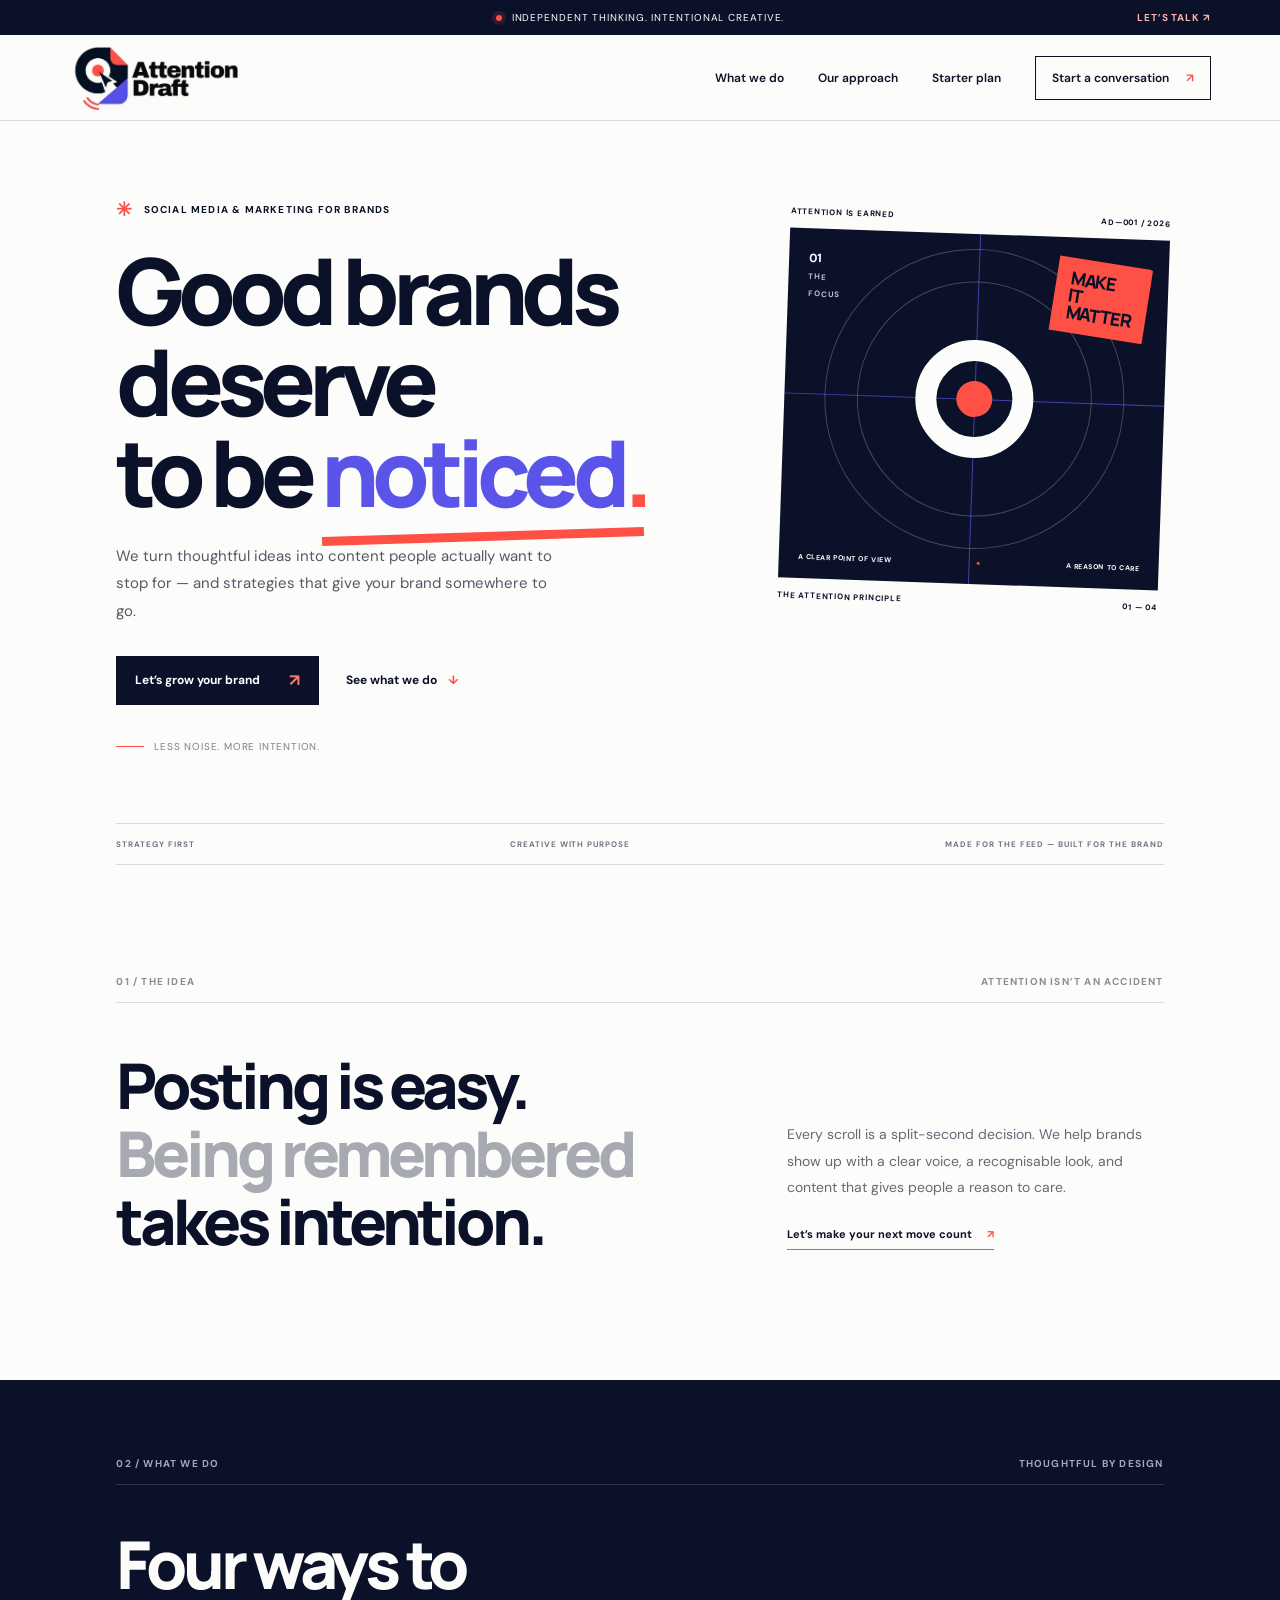
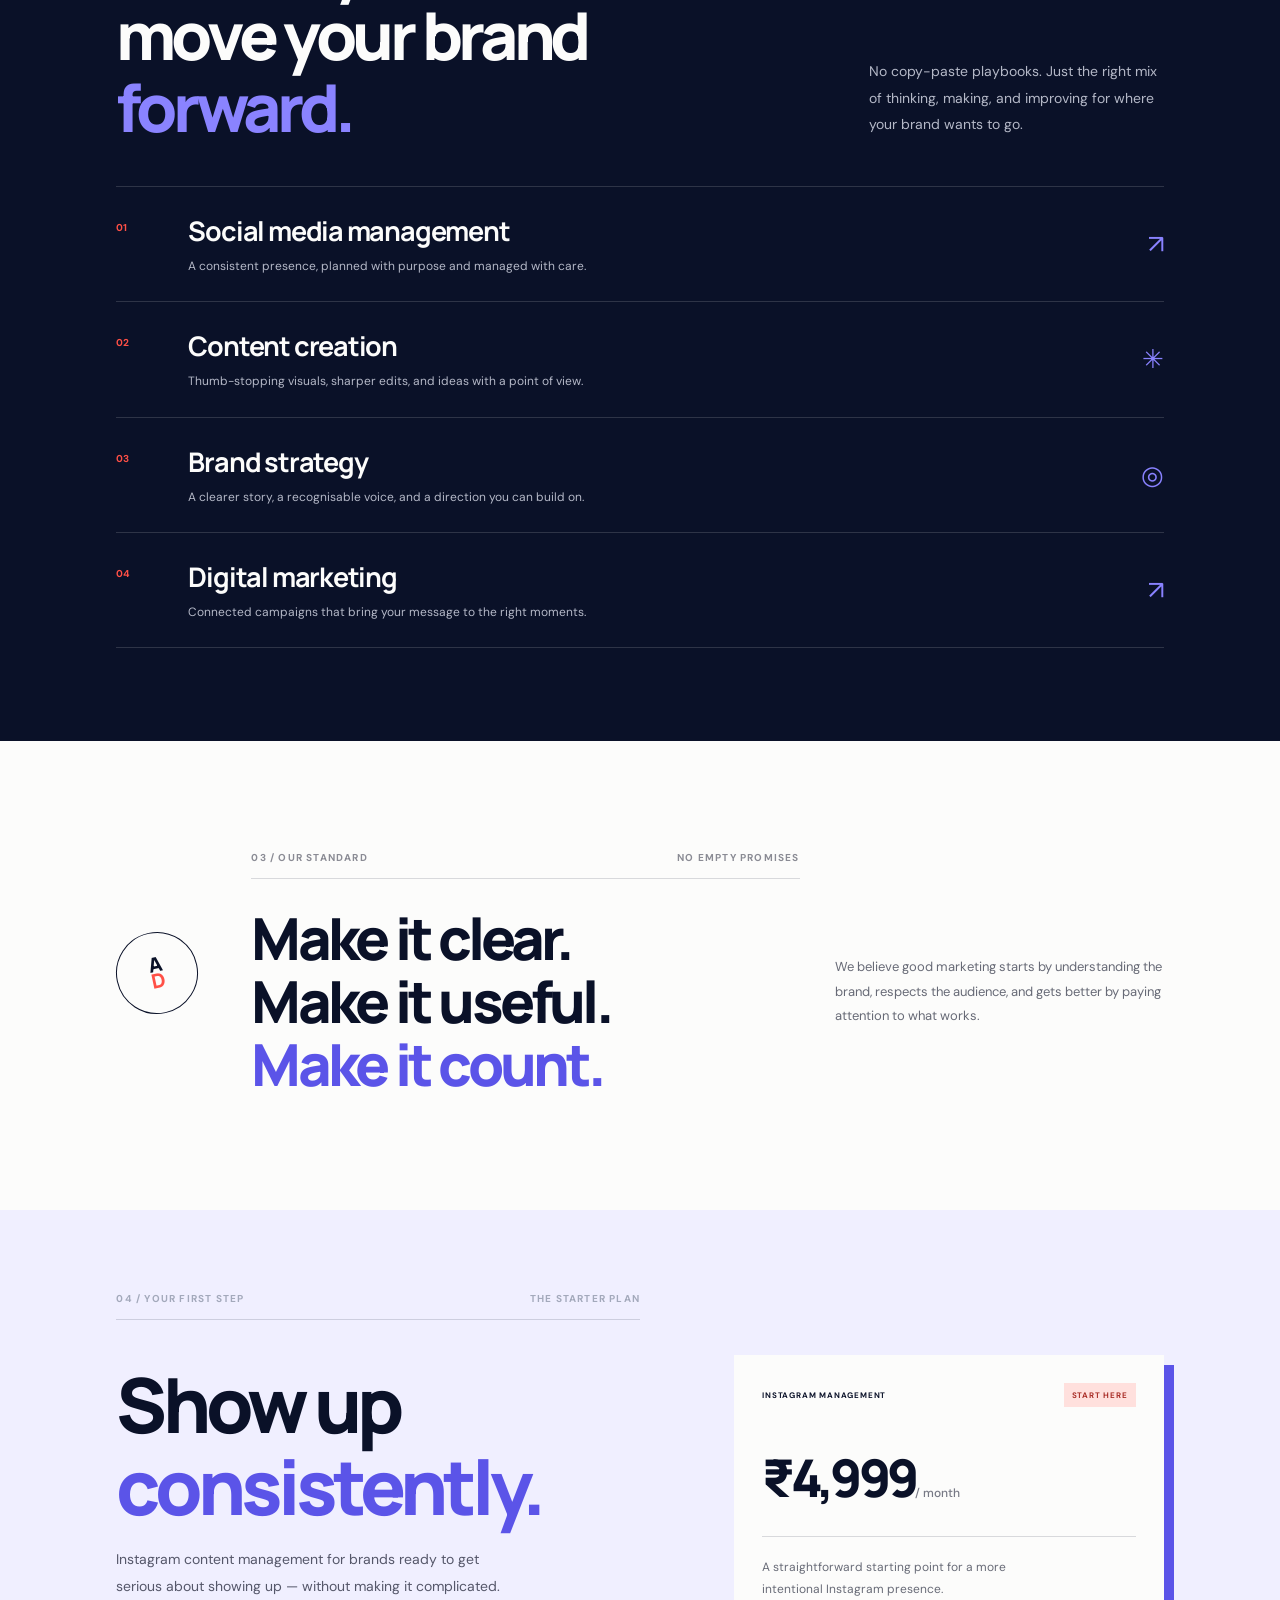
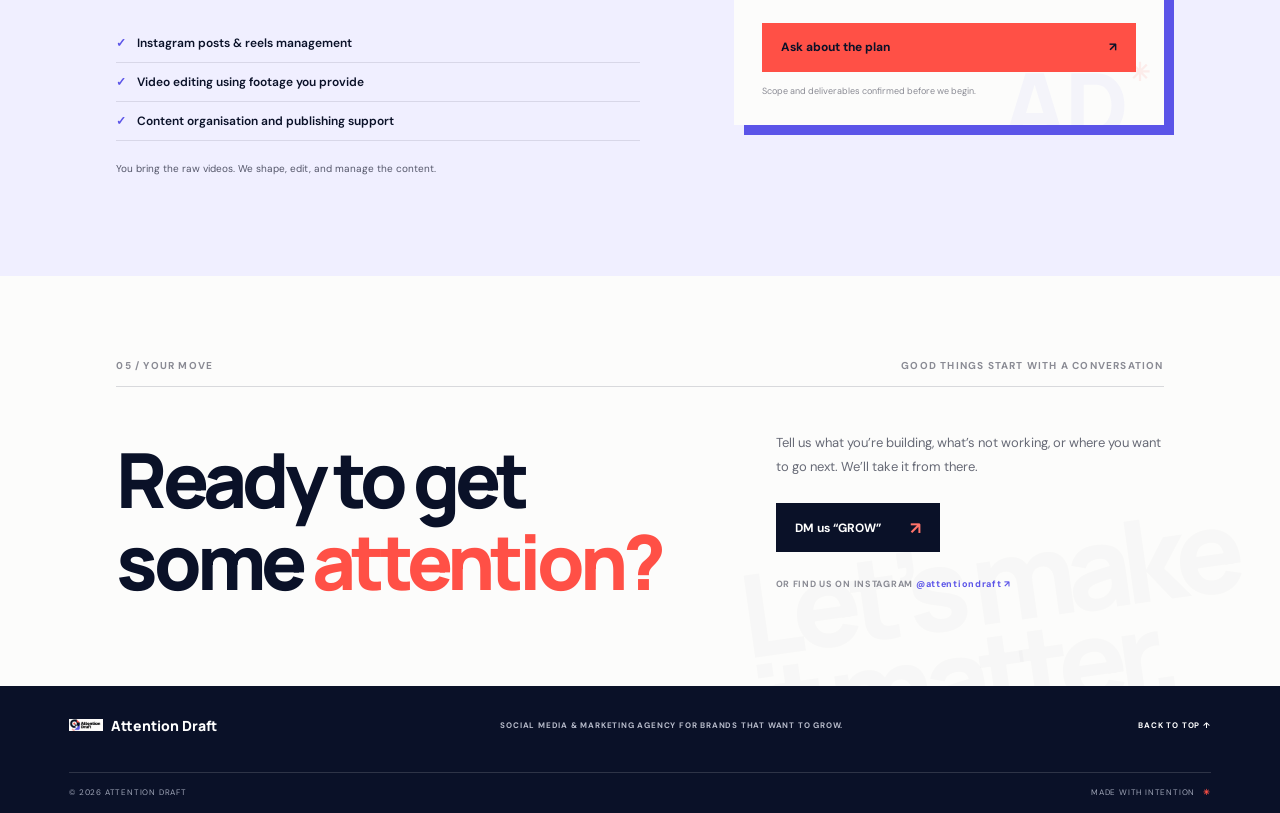
<file: index.html>
<!doctype html>
<html lang="en">
<head>
  <meta charset="utf-8">
  <meta name="viewport" content="width=device-width, initial-scale=1">
  <meta name="theme-color" content="#0A1128">
  <meta name="description" content="Attention Draft helps brands earn attention through social media management, content creation, brand strategy and digital marketing.">
  <title>Attention Draft — Make your brand matter.</title>
  <link rel="preconnect" href="https://fonts.googleapis.com">
  <link rel="preconnect" href="https://fonts.gstatic.com" crossorigin>
  <link href="https://fonts.googleapis.com/css2?family=DM+Sans:wght@400;500;600;700&family=Manrope:wght@400;500;600;700;800&display=swap" rel="stylesheet">
  <link rel="stylesheet" href="style.css">
</head>
<body>
  <div class="announcement">
    <span class="pulse"></span> Independent thinking. Intentional creative.
    <a href="#contact">Let’s talk <span aria-hidden="true">↗</span></a>
  </div>

  <header class="site-header">
    <a class="brand" href="#top" aria-label="Attention Draft home">
      <img src="assets/attention-draft-logo.png" alt="Attention Draft logo">
    </a>
    <button class="menu-toggle" aria-expanded="false" aria-controls="main-nav" aria-label="Open navigation">
      <span></span><span></span>
    </button>
    <nav id="main-nav" class="nav">
      <a href="#services">What we do</a>
      <a href="#approach">Our approach</a>
      <a href="#starter">Starter plan</a>
      <a class="nav-cta" href="#contact">Start a conversation <span>↗</span></a>
    </nav>
  </header>

  <main id="top">
    <section class="hero section-wrap">
      <div class="hero-copy">
        <div class="eyebrow"><span class="eyebrow-mark">✳</span> SOCIAL MEDIA & MARKETING FOR BRANDS</div>
        <h1>Good brands deserve<br>to be <span class="highlight">noticed<span class="highlight-dot">.</span></span></h1>
        <p class="hero-lede">We turn thoughtful ideas into content people actually want to stop for — and strategies that give your brand somewhere to go.</p>
        <div class="hero-actions">
          <a class="button button-primary" href="#contact">Let’s grow your brand <span>↗</span></a>
          <a class="text-link" href="#services">See what we do <span>↓</span></a>
        </div>
        <div class="hero-note"><span class="note-line"></span> Less noise. More intention.</div>
      </div>

      <div class="hero-art" aria-label="Attention Draft creative direction graphic">
        <div class="art-topline"><span>ATTENTION IS EARNED</span><span>AD—001 / 2026</span></div>
        <div class="art-frame">
          <div class="orbit orbit-one"></div><div class="orbit orbit-two"></div>
          <div class="art-cross cross-a"></div><div class="art-cross cross-b"></div>
          <div class="art-center"><span class="center-ring"></span><span class="center-dot"></span><span class="center-pointer">↗</span></div>
          <div class="art-sticker">MAKE<br>IT<br>MATTER<span>✳</span></div>
          <div class="art-index">01<br><small>THE<br>FOCUS</small></div>
          <div class="art-bottom">A CLEAR POINT OF VIEW <span>●</span> A REASON TO CARE</div>
        </div>
        <div class="art-caption"><span>THE ATTENTION PRINCIPLE</span><span>01 — 04</span></div>
      </div>
      <div class="hero-bottomline"><span>STRATEGY FIRST</span><span>CREATIVE WITH PURPOSE</span><span>MADE FOR THE FEED — BUILT FOR THE BRAND</span></div>
    </section>

    <section class="intro section-wrap" id="approach">
      <div class="section-kicker"><span>01 / THE IDEA</span><span>ATTENTION ISN’T AN ACCIDENT</span></div>
      <div class="intro-grid">
        <h2>Posting is easy.<br><span class="muted">Being remembered</span><br>takes intention.</h2>
        <div class="intro-text">
          <p>Every scroll is a split-second decision. We help brands show up with a clear voice, a recognisable look, and content that gives people a reason to care.</p>
          <a class="underlined-link" href="#contact">Let’s make your next move count <span>↗</span></a>
        </div>
      </div>
    </section>

    <section class="services-section" id="services">
      <div class="section-wrap">
        <div class="section-kicker light-kicker"><span>02 / WHAT WE DO</span><span>THOUGHTFUL BY DESIGN</span></div>
        <div class="services-heading">
          <h2>Four ways to<br>move your brand <span>forward.</span></h2>
          <p>No copy-paste playbooks. Just the right mix of thinking, making, and improving for where your brand wants to go.</p>
        </div>
        <div class="service-list">
          <article class="service-row">
            <span class="service-number">01</span><div><h3>Social media management</h3><p>A consistent presence, planned with purpose and managed with care.</p></div><span class="service-symbol">↗</span>
          </article>
          <article class="service-row">
            <span class="service-number">02</span><div><h3>Content creation</h3><p>Thumb-stopping visuals, sharper edits, and ideas with a point of view.</p></div><span class="service-symbol">✳</span>
          </article>
          <article class="service-row">
            <span class="service-number">03</span><div><h3>Brand strategy</h3><p>A clearer story, a recognisable voice, and a direction you can build on.</p></div><span class="service-symbol">◎</span>
          </article>
          <article class="service-row">
            <span class="service-number">04</span><div><h3>Digital marketing</h3><p>Connected campaigns that bring your message to the right moments.</p></div><span class="service-symbol">↗</span>
          </article>
        </div>
      </div>
    </section>

    <section class="manifesto section-wrap">
      <div class="manifesto-stamp">A<br><span>D</span></div>
      <div>
        <div class="section-kicker"><span>03 / OUR STANDARD</span><span>NO EMPTY PROMISES</span></div>
        <h2>Make it clear.<br>Make it useful.<br><span>Make it count.</span></h2>
      </div>
      <p>We believe good marketing starts by understanding the brand, respects the audience, and gets better by paying attention to what works.</p>
    </section>

    <section class="starter-section" id="starter">
      <div class="section-wrap starter-grid">
        <div class="starter-copy">
          <div class="section-kicker light-kicker"><span>04 / YOUR FIRST STEP</span><span>THE STARTER PLAN</span></div>
          <h2>Show up<br><span>consistently.</span></h2>
          <p>Instagram content management for brands ready to get serious about showing up — without making it complicated.</p>
          <ul class="starter-features">
            <li><span>✓</span> Instagram posts & reels management</li>
            <li><span>✓</span> Video editing using footage you provide</li>
            <li><span>✓</span> Content organisation and publishing support</li>
          </ul>
          <p class="starter-footnote">You bring the raw videos. We shape, edit, and manage the content.</p>
        </div>
        <div class="price-card">
          <div class="price-top"><span>INSTAGRAM MANAGEMENT</span><span class="price-badge">START HERE</span></div>
          <div class="price">₹4,999<span>/ month</span></div>
          <div class="price-rule"></div>
          <p>A straightforward starting point for a more intentional Instagram presence.</p>
          <a class="button button-coral" href="#contact">Ask about the plan <span>↗</span></a>
          <small>Scope and deliverables confirmed before we begin.</small>
          <div class="price-mark">AD<span>✳</span></div>
        </div>
      </div>
    </section>

    <section class="contact-section section-wrap" id="contact">
      <div class="contact-top"><div class="section-kicker"><span>05 / YOUR MOVE</span><span>GOOD THINGS START WITH A CONVERSATION</span></div></div>
      <div class="contact-grid">
        <h2>Ready to get<br>some <span>attention?</span></h2>
        <div class="contact-copy">
          <p>Tell us what you’re building, what’s not working, or where you want to go next. We’ll take it from there.</p>
          <a class="button button-primary" href="https://www.instagram.com/attentiondraft/" target="_blank" rel="noreferrer">DM us “GROW” <span>↗</span></a>
          <p class="contact-handle">OR FIND US ON INSTAGRAM <a href="https://www.instagram.com/attentiondraft/" target="_blank" rel="noreferrer">@attentiondraft ↗</a></p>
        </div>
      </div>
      <div class="contact-scribble" aria-hidden="true">Let’s make<br>it matter.</div>
    </section>
  </main>

  <footer class="footer">
    <a class="footer-brand" href="#top"><img src="assets/attention-draft-logo.png" alt=""> <span>Attention Draft</span></a>
    <span class="footer-tagline">SOCIAL MEDIA & MARKETING AGENCY FOR BRANDS THAT WANT TO GROW.</span>
    <a href="#top" class="back-top">BACK TO TOP ↑</a>
    <div class="footer-bottom"><span>© <span id="year"></span> ATTENTION DRAFT</span><span>MADE WITH INTENTION <b>✳</b></span></div>
  </footer>
  <script src="script.js"></script>
</body>
</html>
</file>
<file: style.css>
/* Attention Draft — considered, editorial, responsive. */
:root {
  --navy: #0A1128;
  --coral: #FF5046;
  --indigo: #5B54E8;
  --paper: #FCFCFB;
  --ink: #11131A;
  --muted: #777985;
  --line: rgba(10,17,40,.15);
  --sans: "DM Sans", sans-serif;
  --display: "Manrope", "DM Sans", sans-serif;
}
* { box-sizing: border-box; }
html { scroll-behavior: smooth; scroll-padding-top: 88px; }
body { margin: 0; color: var(--navy); background: var(--paper); font-family: var(--sans); -webkit-font-smoothing: antialiased; }
a { color: inherit; text-decoration: none; }
button { font: inherit; }
.announcement { min-height: 35px; padding: 8px 5.4%; background: var(--navy); color: #fff; display:flex; justify-content:center; align-items:center; gap:10px; font-size:10px; letter-spacing:.09em; text-transform:uppercase; position:relative; }
.announcement a { position:absolute; right:5.4%; color:#ffb1aa; font-weight:700; }
.pulse { width:6px;height:6px;border-radius:50%;background:var(--coral);box-shadow:0 0 0 4px #ff504624; }
.site-header { height:86px; padding:0 5.4%; display:flex; align-items:center; justify-content:space-between; border-bottom:1px solid var(--line); background:var(--paper); position:sticky; top:0; z-index:20; }
.brand { display:flex; align-items:center; width:220px; height:72px; overflow:visible; flex-shrink:0; }
.brand img { display:block; width:100%; height:auto; max-height:66px; object-fit:contain; object-position:left center; }
.nav { display:flex; align-items:center; gap:34px; font-size:12px; font-weight:600; }
.nav>a:not(.nav-cta) { transition:color .2s; }
.nav>a:not(.nav-cta):hover,.text-link:hover { color:var(--coral); }
.nav-cta { border:1px solid var(--navy); padding:13px 16px; transition:background .2s,color .2s; }
.nav-cta:hover { background:var(--navy); color:white; }
.nav-cta span { margin-left:14px; color:var(--coral); }
.menu-toggle { display:none; }
.section-wrap { padding-left:9.1%; padding-right:9.1%; }
.hero { padding-top:82px; padding-bottom:0; position:relative; }
.hero-copy { max-width:730px; position:relative; z-index:2; }
.eyebrow,.section-kicker { font-size:10px; letter-spacing:.12em; font-weight:700; display:flex; align-items:center; gap:10px; }
.eyebrow-mark { color:var(--coral); font-size:19px; line-height:0; }
h1,h2,h3,p { margin-top:0; }
h1 { font-family:var(--display); font-size:clamp(56px,7.2vw,100px); line-height:.99; letter-spacing:-.075em; font-weight:800; margin:29px 0 24px; }
.highlight { position:relative; color:var(--indigo); white-space:nowrap; }
.highlight:after { content:""; position:absolute; height:9px; left:1px; right:2px; bottom:-6px; background:var(--coral); transform:rotate(-1.8deg); z-index:-1; }
.highlight-dot { color:var(--coral); }
.hero-lede { max-width:450px; font-size:15px; line-height:1.85; color:#555968; }
.hero-actions { display:flex; align-items:center; gap:27px; margin-top:30px; }
.button { min-height:49px; padding:0 19px; display:inline-flex; align-items:center; justify-content:center; gap:29px; font-size:12px; font-weight:700; transition:transform .2s,background .2s; }
.button:hover { transform:translateY(-3px); }
.button-primary { background:var(--navy); color:white; }
.button-primary span { color:#ff736a; font-size:17px; }
.text-link { font-size:12px; font-weight:700; }
.text-link span { margin-left:8px; color:var(--coral); }
.hero-note { display:flex; align-items:center; gap:10px; margin-top:35px; font-size:10px; letter-spacing:.08em; text-transform:uppercase; color:#7c7f89; }
.note-line { height:1px; width:28px; background:var(--coral); }
.hero-art { width:39%; max-width:380px; position:absolute; right:9.1%; top:91px; transform:rotate(2deg); }
.art-topline,.art-caption { display:flex; justify-content:space-between; font-size:8px; font-weight:700; letter-spacing:.1em; }
.art-frame { height:350px; margin:12px 0; background:var(--navy); position:relative; overflow:hidden; color:white; }
.orbit { position:absolute; border:1px solid #ffffff3b; border-radius:50%; left:50%; top:47%; transform:translate(-50%,-50%); }
.orbit-one { width:235px;height:235px; }
.orbit-two { width:300px;height:300px; }
.art-center { width:140px;height:140px;position:absolute;left:50%;top:47%;transform:translate(-50%,-50%);display:grid;place-items:center; }
.center-ring { width:118px;height:118px;border:21px solid var(--paper);border-radius:50%;position:absolute; }
.center-dot { width:36px;height:36px;background:var(--coral);border-radius:50%;position:absolute; }
.art-sticker { position:absolute;right:20px;top:24px;background:var(--coral);color:var(--navy);padding:12px 14px;font-family:var(--display);font-weight:800;font-size:18px;line-height:.94;letter-spacing:-.06em;transform:rotate(7deg); }
.art-sticker span { font-size:15px;position:absolute;right:-9px;top:-10px; }
.art-index { position:absolute;left:20px;top:22px;font-size:12px;line-height:1.4;font-weight:700; }
.art-index small { font-size:8px;letter-spacing:.12em;color:#b9bed1; }
.art-cross { position:absolute;background:var(--indigo); }
.cross-a { width:1px;height:100%;left:50%;top:0;opacity:.7; }
.cross-b { height:1px;width:100%;top:47%;left:0;opacity:.7; }
.art-bottom { position:absolute;bottom:17px;left:19px;right:19px;display:flex;justify-content:space-between;font-size:7px;letter-spacing:.08em;font-weight:700; }
.art-bottom span { color:var(--coral); }
.hero-bottomline { border-top:1px solid var(--line); border-bottom:1px solid var(--line); margin-top:70px; display:flex; justify-content:space-between; padding:15px 0; font-size:8px; font-weight:700; letter-spacing:.12em; color:#727581; }
.intro { padding-top:110px; padding-bottom:125px; }
.section-kicker { justify-content:space-between; color:#8a8b94; border-bottom:1px solid var(--line); padding-bottom:14px; }
.intro-grid { display:grid; grid-template-columns:1.2fr .8fr; gap:10%; align-items:end; padding-top:48px; }
.intro h2,.services-heading h2,.manifesto h2,.starter-copy h2,.contact-grid h2 { font-family:var(--display); font-size:clamp(37px,5vw,63px); line-height:1.08; letter-spacing:-.065em; font-weight:800; margin-bottom:0; }
.muted { color:#a8aab2; }
.intro-text { padding-bottom:5px; }
.intro-text p,.services-heading p,.manifesto>p,.starter-copy>p,.contact-copy>p { color:#676a76; font-size:14px; line-height:1.9; }
.underlined-link { display:inline-block; border-bottom:1px solid var(--coral); padding-bottom:8px; margin-top:12px; font-size:11px; font-weight:700; }
.underlined-link span { color:var(--coral); margin-left:12px; }
.services-section { background:var(--navy); color:var(--paper); padding:77px 0 93px; }
.light-kicker { color:#a3a9bb; border-color:#ffffff26; }
.services-heading { display:flex; align-items:end; justify-content:space-between; gap:50px; padding:44px 0 43px; }
.services-heading h2 { font-size:clamp(40px,5.2vw,66px); }
.services-heading h2 span { color:#8a83ff; }
.services-heading p { color:#b4b8c7; max-width:295px; margin-bottom:5px; }
.service-row { display:grid; grid-template-columns:55px 1fr 35px; gap:17px; align-items:center; padding:25px 0; border-top:1px solid #ffffff25; }
.service-row:last-child { border-bottom:1px solid #ffffff25; }
.service-number { align-self:start; padding-top:9px; color:var(--coral); font-size:10px; font-weight:700; }
.service-row h3 { font-family:var(--display); font-size:clamp(19px,2.4vw,27px); letter-spacing:-.045em; margin-bottom:7px; }
.service-row p { font-size:12px; line-height:1.7; color:#b4b8c7; margin:0; }
.service-symbol { color:#8982ff; font-size:26px; text-align:right; transition:transform .2s; }
.service-row:hover .service-symbol { transform:translate(3px,-3px); color:var(--coral); }
.manifesto { display:grid; grid-template-columns:100px 1fr .6fr; gap:35px; align-items:center; padding-top:110px; padding-bottom:115px; }
.manifesto-stamp { width:82px;height:82px;border:1px solid var(--navy);border-radius:50%;display:grid;place-content:center;text-align:center;font-family:var(--display);font-weight:800;font-size:20px;line-height:.8;transform:rotate(-12deg); }
.manifesto-stamp span { color:var(--coral); }
.manifesto .section-kicker { margin-bottom:28px; }
.manifesto h2 { font-size:clamp(37px,4.6vw,58px); }
.manifesto h2 span { color:var(--indigo); }
.manifesto>p { margin:37px 0 0; font-size:13px; }
.starter-section { background:#f0efff; padding:82px 0 88px; }
.starter-grid { display:grid; grid-template-columns:1fr .82fr; gap:9%; align-items:center; }
.starter-copy .section-kicker { border-color:#0a112826; }
.starter-copy h2 { font-size:clamp(48px,6vw,76px); margin:43px 0 19px; }
.starter-copy h2 span { color:var(--indigo); }
.starter-copy>p { max-width:400px; color:#55576a; }
.starter-features { list-style:none; padding:10px 0 0; margin:0; }
.starter-features li { display:flex; gap:11px; align-items:start; padding:11px 0; font-size:12px; font-weight:600; border-bottom:1px solid #0a11281b; }
.starter-features li span { color:var(--indigo); font-weight:800; }
.starter-footnote { font-size:10px!important; margin-top:18px; }
.price-card { position:relative; background:var(--paper); padding:28px; box-shadow:10px 10px 0 var(--indigo); overflow:hidden; }
.price-top { display:flex; justify-content:space-between; align-items:center; gap:10px; font-size:8px; font-weight:700; letter-spacing:.1em; }
.price-badge { background:#ffe0dd; color:#a92e28; padding:7px 8px; }
.price { font-family:var(--display); font-size:clamp(37px,4.2vw,52px); font-weight:800; letter-spacing:-.07em; margin:35px 0 23px; white-space:nowrap; }
.price span { font-family:var(--sans); font-size:12px; font-weight:500; letter-spacing:0; color:#777985; }
.price-rule { width:100%;height:1px;background:var(--line); }
.price-card>p { font-size:12px;line-height:1.8;color:#686b77;margin:20px 0 22px;max-width:260px; }
.button-coral { background:var(--coral);color:var(--navy);width:100%;justify-content:space-between; }
.button-coral:hover { background:#ff6d64; }
.price-card>small { display:block;font-size:9px;color:#8a8b94;margin-top:13px; }
.price-mark { position:absolute;bottom:-24px;right:14px;font-family:var(--display);font-size:90px;line-height:1;font-weight:800;color:#5b54e80c;pointer-events:none; }
.price-mark span { color:#ff504618;font-size:25px;vertical-align:top; }
.contact-section { padding-top:83px; padding-bottom:84px; position:relative; overflow:hidden; }
.contact-top { position:relative;z-index:1; }
.contact-grid { display:grid;grid-template-columns:1fr .7fr;gap:10%;align-items:end;padding-top:44px;position:relative;z-index:1; }
.contact-grid h2 { font-size:clamp(45px,6vw,76px); }
.contact-grid h2 span { color:var(--coral); }
.contact-copy>p { font-size:13px; }
.contact-copy .button { margin-top:10px; }
.contact-handle { margin-top:24px!important;font-size:9px!important;letter-spacing:.08em;font-weight:700;color:#8a8b94!important; }
.contact-handle a { color:var(--indigo);white-space:nowrap; }
.contact-scribble { position:absolute;right:3%;bottom:-32px;font-family:var(--display);font-size:clamp(55px,9vw,130px);font-weight:800;line-height:.8;letter-spacing:-.09em;color:#0a112805;transform:rotate(-8deg);pointer-events:none; }
.footer { background:var(--navy);color:white;padding:24px 5.4% 16px;display:grid;grid-template-columns:1fr 1.5fr auto;align-items:center;gap:18px; }
.footer-brand { display:flex;align-items:center;gap:8px;font-family:var(--display);font-size:14px;font-weight:800; }
.footer-brand img { width:34px;height:30px;object-fit:contain; object-position:left center; }
.footer-tagline,.back-top { font-size:8px;letter-spacing:.1em;color:#b7bbca;font-weight:700; }
.back-top { color:#fff; }
.footer-bottom { grid-column:1/-1;border-top:1px solid #ffffff25;margin-top:14px;padding-top:14px;display:flex;justify-content:space-between;font-size:8px;letter-spacing:.1em;color:#9fa5b7; }
.footer-bottom b { color:var(--coral);margin-left:5px; }
@media (min-width:1400px) { .section-wrap { padding-left:max(9.1%,calc((100% - 1160px)/2));padding-right:max(9.1%,calc((100% - 1160px)/2)); } }
@media (max-width:900px) {
  .section-wrap { padding-left:6%;padding-right:6%; }
  .hero { padding-top:62px; }
  .hero-art { right:6%;width:34%;top:100px; }
  .art-frame { height:300px; }
  .nav { gap:19px; }
  .nav-cta { padding:11px 12px; }
  .intro-grid { gap:6%; }
  .manifesto { grid-template-columns:75px 1fr;gap:25px; }
  .manifesto>p { grid-column:2;margin-top:0;max-width:450px; }
  .starter-grid { gap:5%; }
  .price-card { padding:22px; }
  .footer { grid-template-columns:1fr 1.4fr auto; }
}
@media (max-width:650px) {
  .announcement { justify-content:flex-start;padding-left:6%;font-size:8px;min-height:34px; }
  .announcement a { right:6%;font-size:8px; }
  .site-header { height:72px;padding:0 6%; }
  .brand { width:190px;height:60px; }
  .brand img { width:100%;height:auto;max-height:55px; }
  .menu-toggle { display:flex;flex-direction:column;gap:6px;border:0;background:none;padding:12px;cursor:pointer; }
  .menu-toggle span { display:block;width:22px;height:2px;background:var(--navy); }
  .nav { display:none;position:absolute;top:71px;left:0;right:0;background:var(--paper);padding:20px 6% 25px;border-bottom:1px solid var(--line);align-items:stretch;gap:0;flex-direction:column; }
  .nav.open { display:flex; }
  .nav>a:not(.nav-cta) { padding:14px 0;border-bottom:1px solid var(--line); }
  .nav-cta { margin-top:15px;text-align:center; }
  .hero { padding-top:50px; }
  .hero-copy { max-width:100%; }
  .eyebrow { font-size:8px; }
  h1 { font-size:clamp(49px,12vw,72px);margin-top:25px; }
  .hero-lede { font-size:13px;max-width:95%; }
  .hero-actions { gap:19px;flex-wrap:wrap;margin-top:24px; }
  .button { min-height:47px;padding:0 14px;gap:20px;font-size:11px; }
  .hero-note { margin-top:26px; }
  .hero-art { position:relative;top:auto;right:auto;width:83%;max-width:360px;margin:46px auto 0; }
  .art-frame { height:320px; }
  .hero-bottomline { margin-top:42px;gap:12px;flex-wrap:wrap;line-height:1.5;font-size:7px; }
  .hero-bottomline span:last-child { width:100%; }
  .intro { padding-top:72px;padding-bottom:77px; }
  .section-kicker { font-size:8px;gap:10px; }
  .intro-grid { grid-template-columns:1fr;gap:25px;padding-top:33px; }
  .intro h2,.services-heading h2,.manifesto h2 { font-size:clamp(38px,9vw,54px); }
  .intro-text p { font-size:13px; }
  .services-section { padding:55px 0 63px; }
  .services-heading { align-items:start;flex-direction:column;gap:20px;padding:33px 0 28px; }
  .services-heading p { max-width:100%;font-size:13px; }
  .service-row { grid-template-columns:30px 1fr 22px;gap:12px;padding:21px 0; }
  .service-row h3 { font-size:19px; }
  .service-row p { font-size:11px;max-width:300px; }
  .service-symbol { font-size:21px; }
  .manifesto { padding-top:72px;padding-bottom:76px;grid-template-columns:52px 1fr;gap:18px;align-items:start; }
  .manifesto-stamp { width:48px;height:48px;font-size:14px; }
  .manifesto .section-kicker { font-size:7px;margin-bottom:24px; }
  .manifesto h2 { font-size:clamp(35px,8vw,47px); }
  .manifesto>p { grid-column:2;font-size:12px;margin-top:0; }
  .starter-section { padding:58px 0 65px; }
  .starter-grid { grid-template-columns:1fr;gap:35px; }
  .starter-copy h2 { font-size:58px;margin:34px 0 16px; }
  .starter-copy>p { font-size:13px; }
  .price-card { padding:24px;box-shadow:7px 7px 0 var(--indigo); }
  .price { font-size:48px;margin:29px 0 20px; }
  .contact-section { padding-top:60px;padding-bottom:68px; }
  .contact-grid { grid-template-columns:1fr;gap:24px;padding-top:34px; }
  .contact-grid h2 { font-size:clamp(47px,11vw,68px); }
  .contact-copy>p { font-size:13px; }
  .contact-scribble { font-size:72px;bottom:-12px;right:0; }
  .footer { padding:22px 6% 14px;grid-template-columns:1fr auto;gap:14px; }
  .footer-brand { font-size:12px; }
  .footer-tagline { grid-column:1/-1;grid-row:2;line-height:1.7; }
  .back-top { grid-column:2;grid-row:1; }
  .footer-bottom { grid-row:3;font-size:7px; }
}
@media (prefers-reduced-motion: reduce) { html { scroll-behavior:auto; } *,*::before,*::after { transition:none!important; } }
</file>
